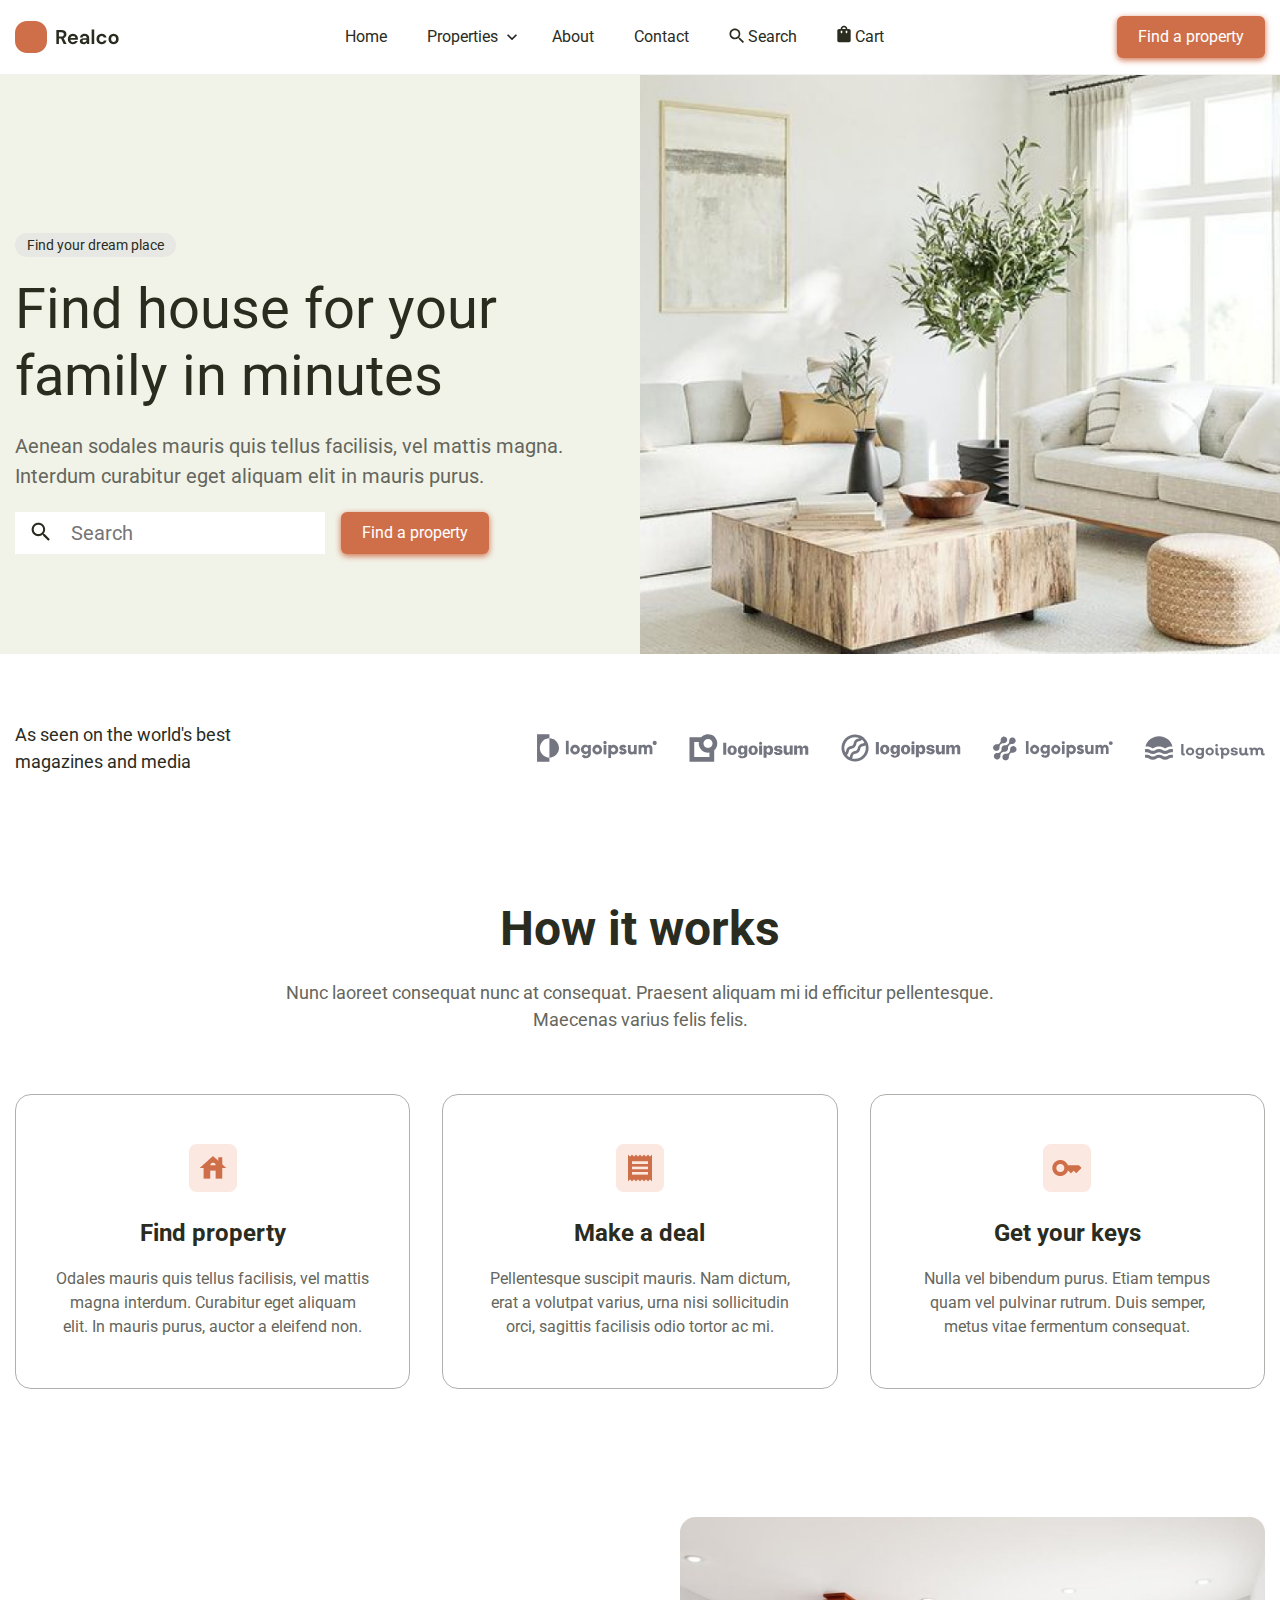
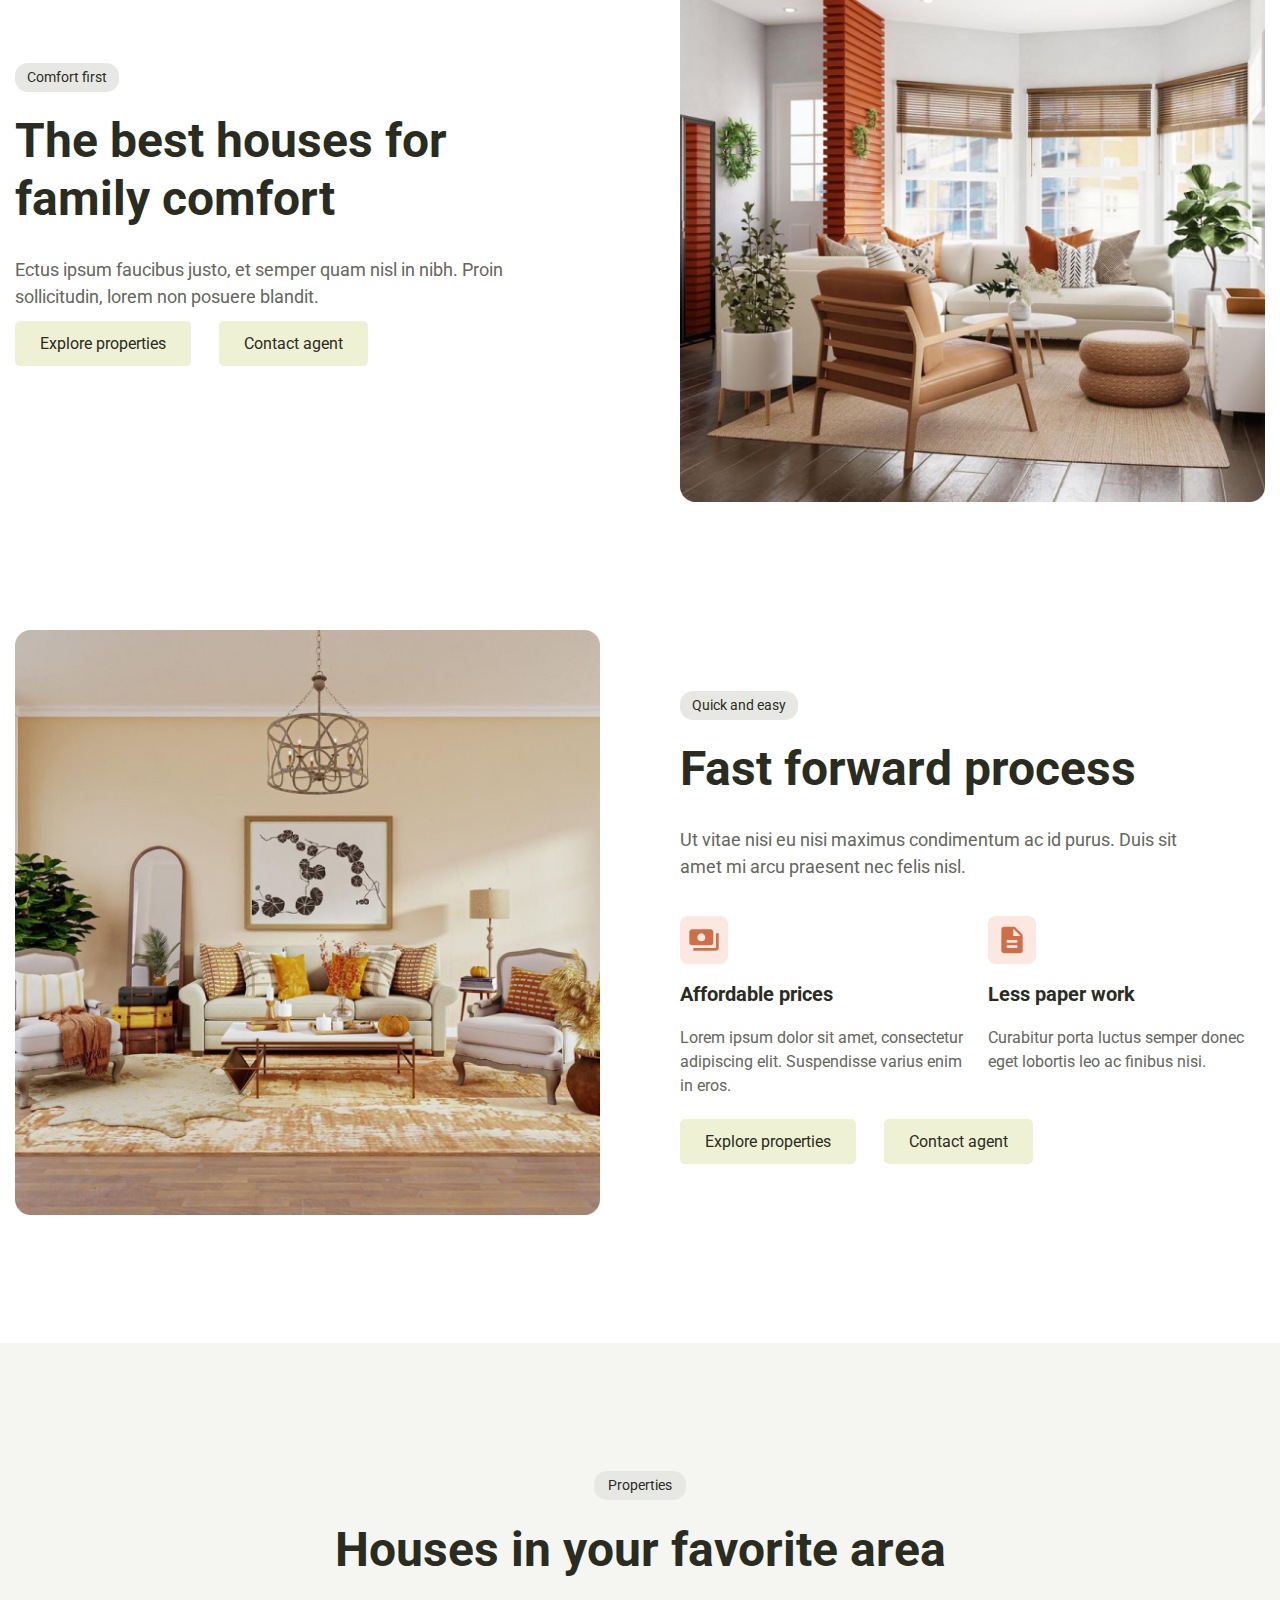
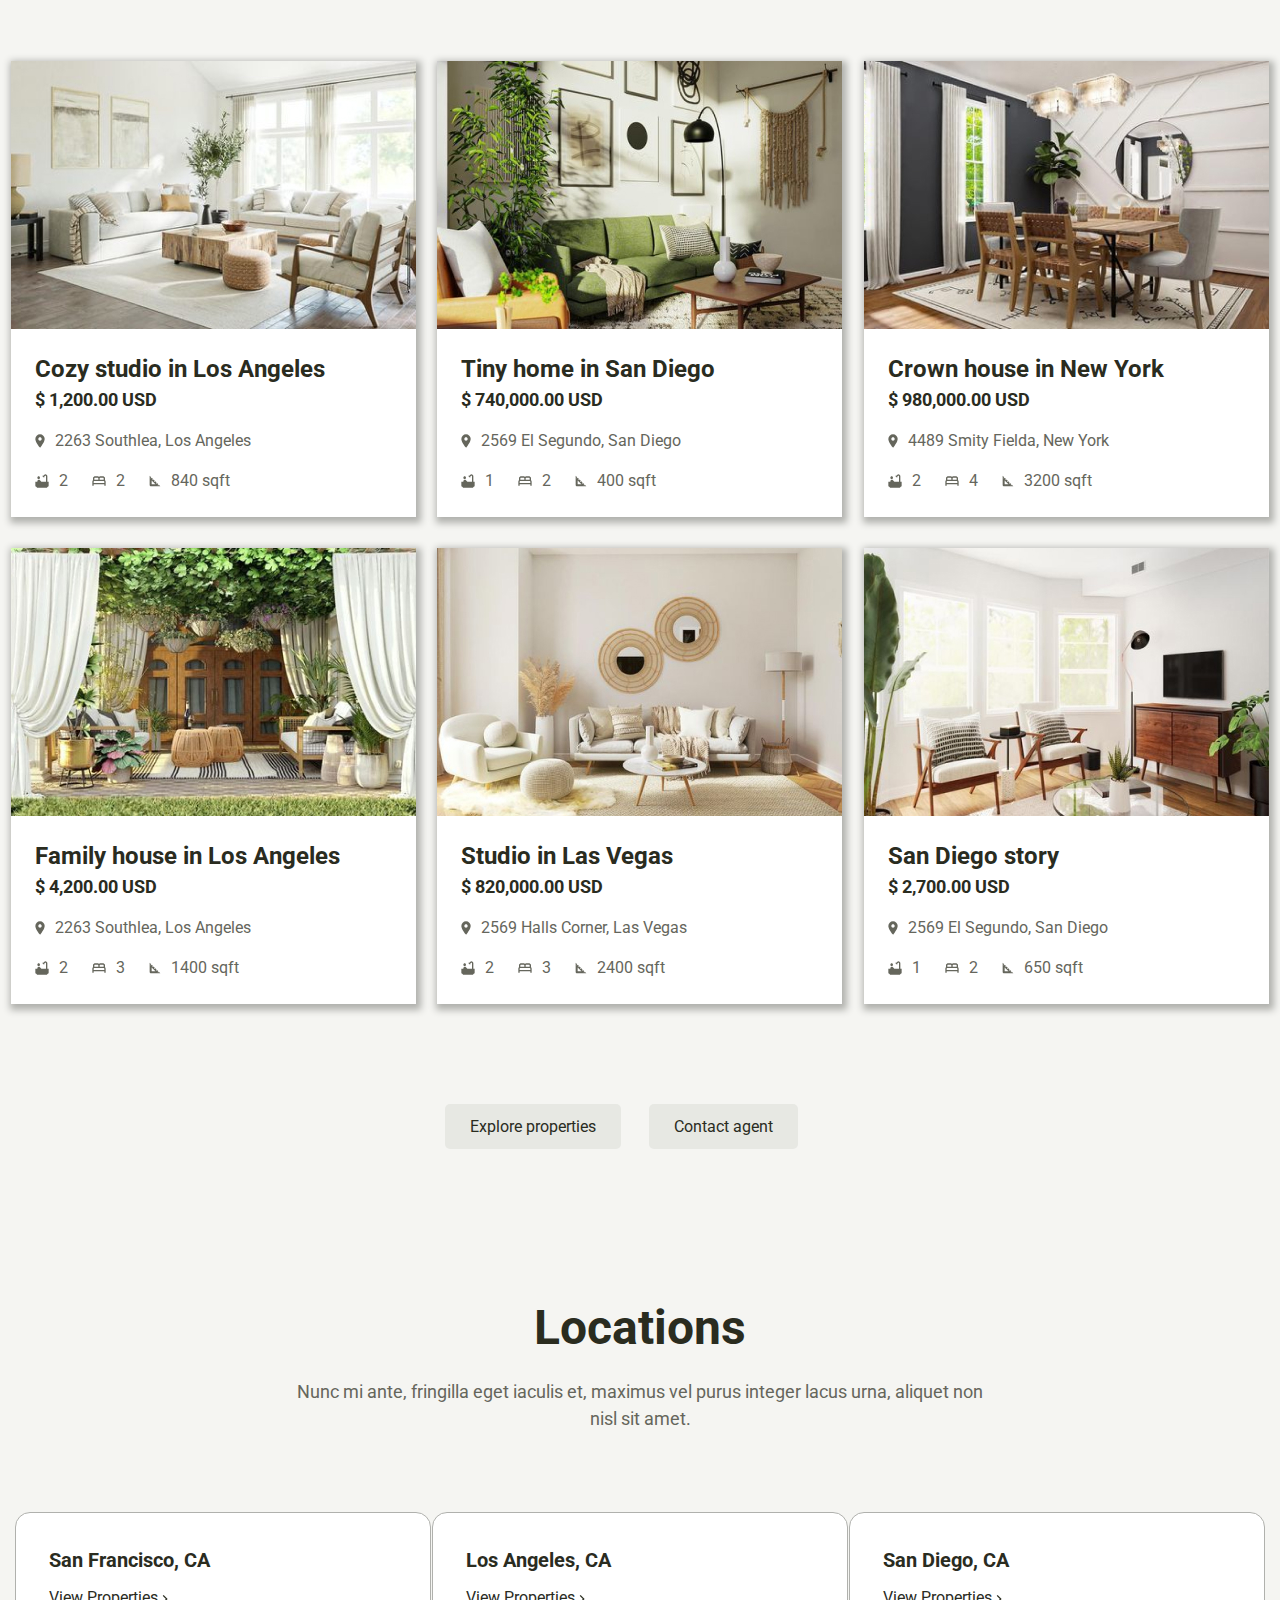
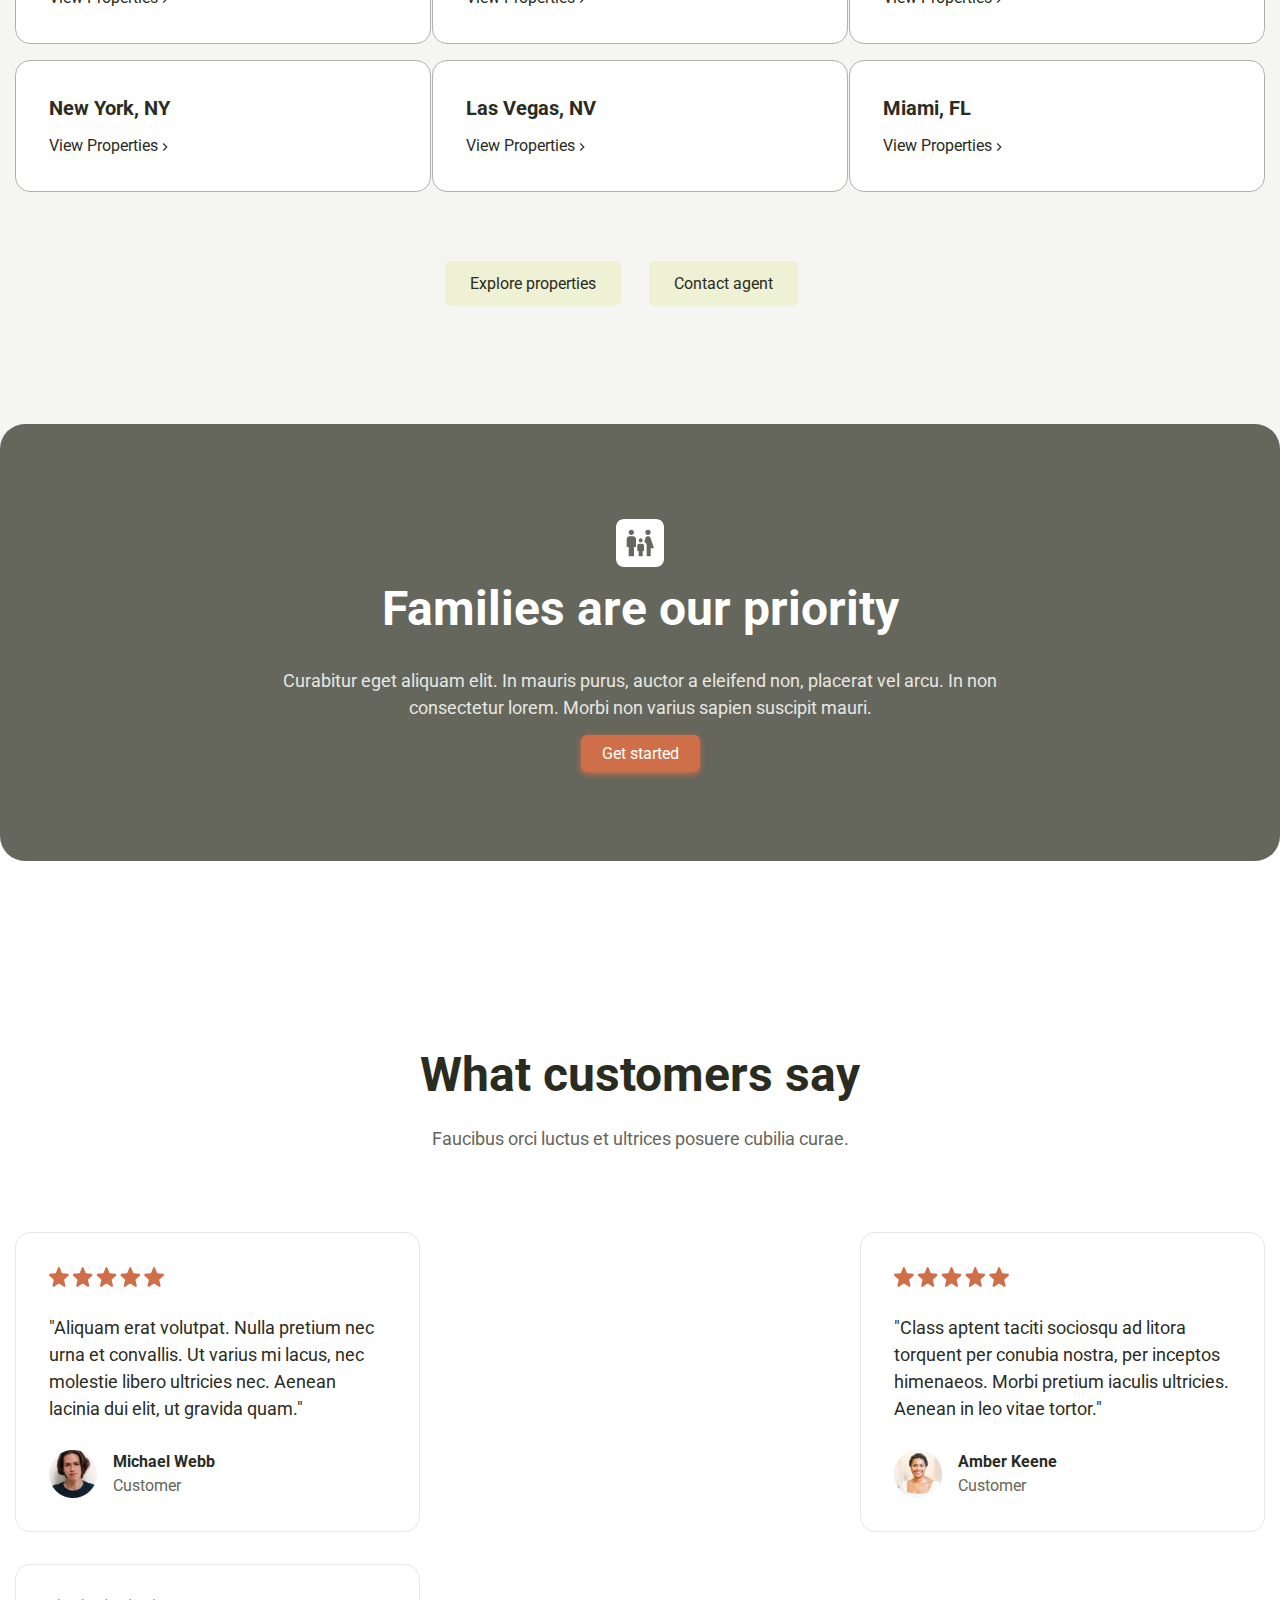
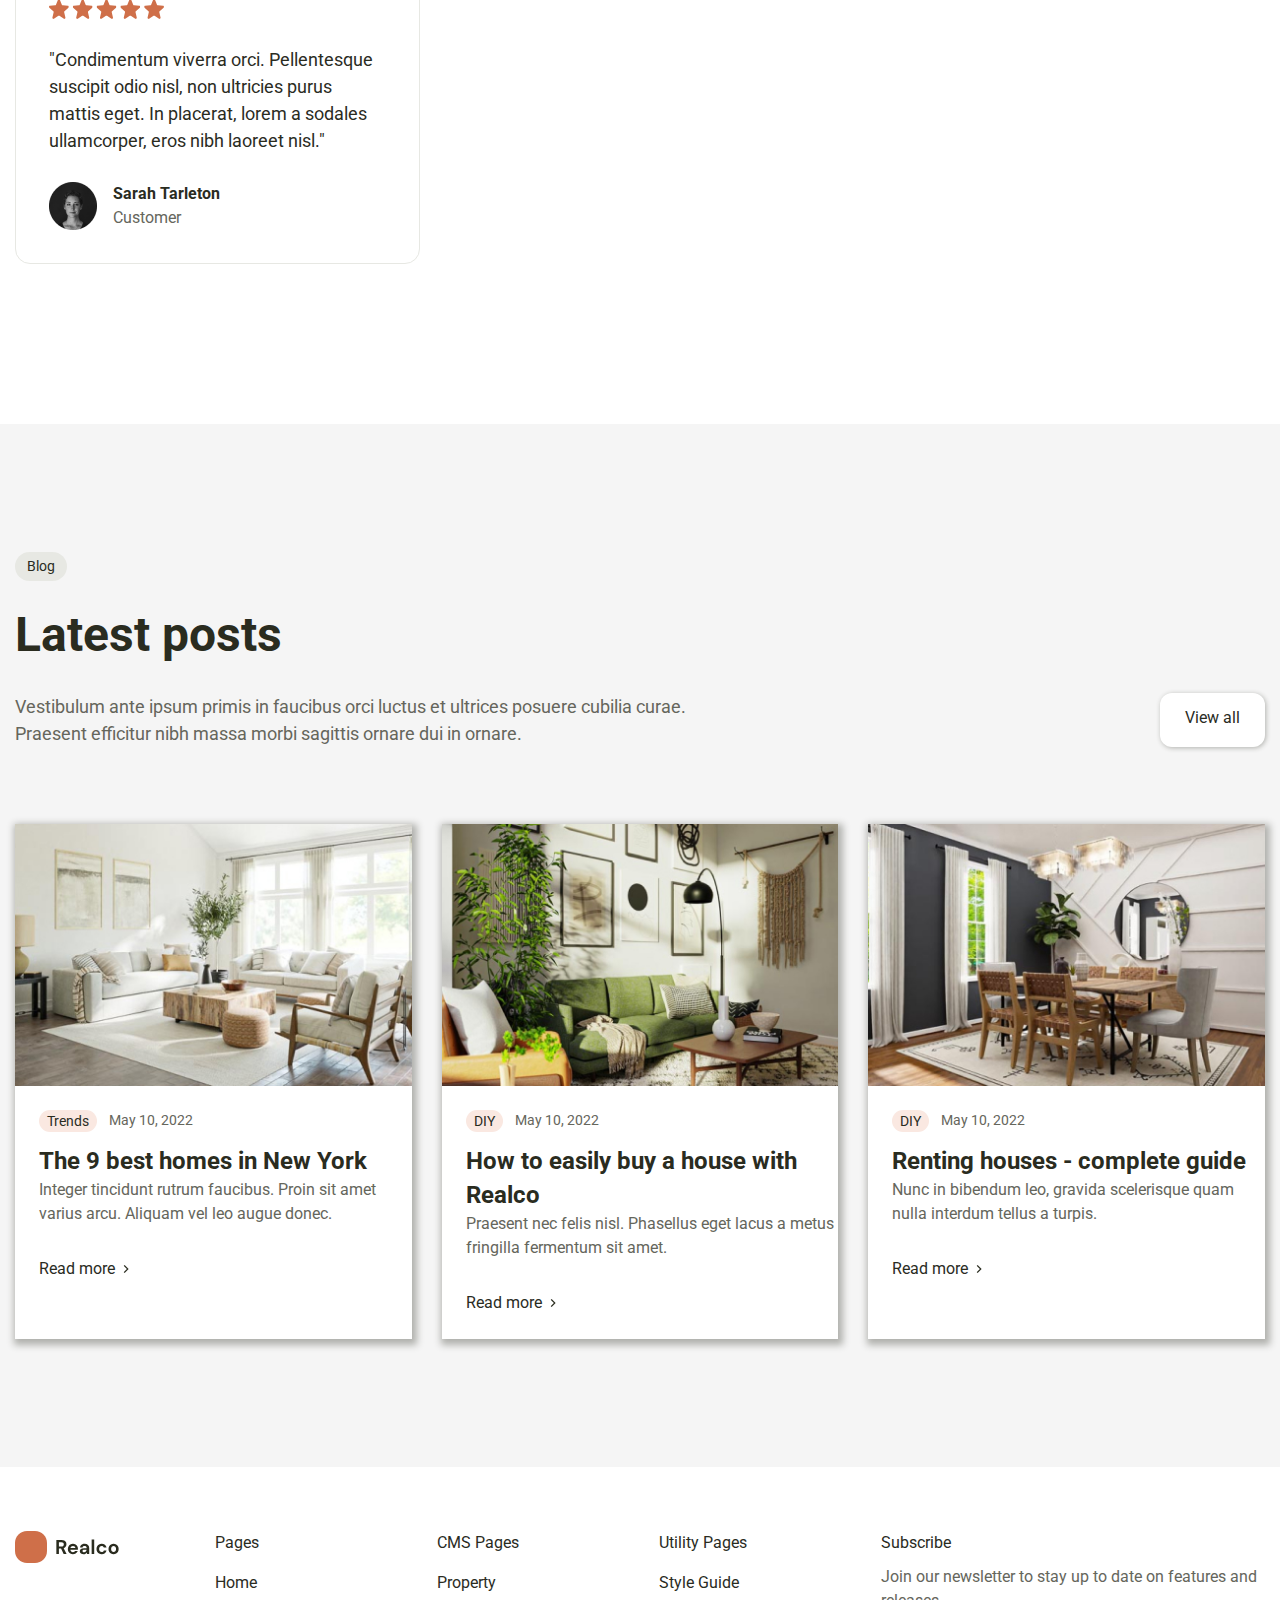
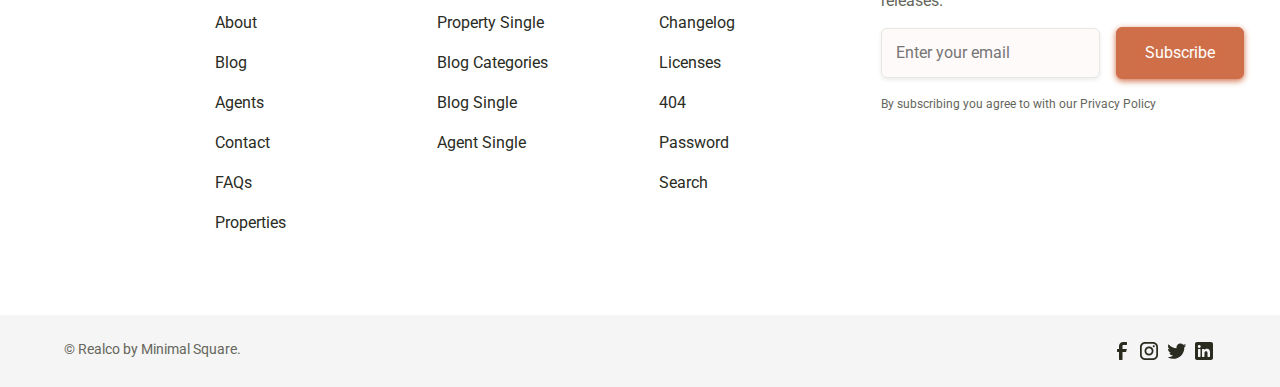
<file: Realco/Html/index.html>
<!DOCTYPE html>
<html lang="en">

<head>
   <meta charset="UTF-8">
   <meta http-equiv="X-UA-Compatible" content="IE=edge">
   <meta name="viewport" content="width=device-width, initial-scale=1.0">
   <title>Document</title>
   <link rel="stylesheet" href="..\css\style.css">
   <link href="https://fonts.googleapis.com/css?family=Roboto:400,700" rel="stylesheet" />
</head>

<body>
   <header class="header">
      <div class="header__conteiner content__conteiner">
         <div class="header__logo">
            <a href="">
               <img src="..\img\head__main\head__logo.svg" alt="logo">
            </a>
         </div>
         <nav class="head__main">
            <ul>
               <li>
                  <a href="#">Home</a>
               </li>
               <li>
                  <a href="#">Properties</a>
                  <img class="properties__popup" src="..\img\head__main\arrow.svg" alt="arrow">

               </li>
               <li>
                  <a href="#">About</a>
               </li>
               <li>
                  <a href="#">Contact</a>
               </li>
               <li>
                  <a href="#">
                     <img class="search" src="..\img\head__main\search.svg" alt="search"></a>
                  <a href="#">Search</a>
               </li>
               <li>
                  <img src="..\img\head__main\shopping_bag.svg" alt="">
                  <a href="#">Cart</a>
               </li>
            </ul>
         </nav>
         <a href="#">
            <div class="head__button">Find a property</div>
         </a>
         <div class="menu__icon">
            <span></span>
         </div>
      </div>
   </header>
   <div class="find__house">
      <div class="house__content">
         <div class="house__conteiner content__conteiner">
            <div class="house__content-body content-body">
               <div class="content-body__firsttitle">Find your dream place</div>
               <div class="content-body__title">Find house for your family in minutes</div>
               <div class="content-body__subtitle">Aenean sodales mauris quis tellus facilisis, vel mattis magna.
                  Interdum curabitur eget aliquam elit in mauris purus.</div>
               <div class="content-body__search">
                  <form action="#" method="get" enctype="multipart/form-data"></form>
                  <input placeholder="Search" class="body__search" type="text" name="Search" value="">
                  <img src="..\img\house__img\search.svg" alt="">
                  <a href="#">
                     <div class="head__button">Find a property</div>
                  </a>
               </div>
            </div>
         </div>
      </div>
      <div class="house__image">
         <img src="..\img\house__img\bigimg.jpg" alt="">
      </div>
   </div>
   <div class="how__work">
      <div class="how__work-container content__conteiner">
         <div class="how__work-logo">
            <div class="logo-left__text">As seen on the world's best magazines and media</div>
            <div class="logo-right__img">
               <div class="right__img">
                  <img src="..\img\work__img\logo01.svg" alt="">
               </div>
               <div class="right__img">
                  <img src="..\img\work__img\logo02.svg" alt="">
               </div>
               <div class="right__img">
                  <img src="..\img\work__img\logo03.svg" alt="">
               </div>
               <div class="right__img">
                  <img src="..\img\work__img\logo04.svg" alt="">
               </div>
               <div class="right__img">
                  <img src="..\img\work__img\logo05.svg" alt="">
               </div>
            </div>
         </div>
         <div class="how__work-title">How it works</div>
         <div class="how__work-subtitle">Nunc laoreet consequat nunc at consequat.
            Praesent aliquam mi id efficitur pellentesque. <br> Maecenas varius felis felis.</div>
         <div class="how__work-columns">
            <div class="work__column">
               <div class="column__icon"></div>
               <img src="..\img\work__img\icon01.png" alt="">
               <div class="column__title">Find property</div>
               <div class="column__subtitle">Odales mauris quis tellus facilisis, vel mattis magna interdum.
                  Curabitur eget aliquam elit. In mauris purus, auctor a eleifend non.</div>
            </div>
            <div class="work__column">
               <div class="column__icon"></div>
               <img src="..\img\work__img\icon02.png" alt="">
               <div class="column__title">Make a deal</div>
               <div class="column__subtitle">Pellentesque suscipit mauris. Nam dictum, erat a volutpat varius,
                  urna nisi sollicitudin orci, sagittis facilisis odio tortor ac mi.</div>
            </div>
            <div class="work__column">
               <div class="column__icon"></div>
               <img src="..\img\work__img\icon03.png" alt="">
               <div class="column__title">Get your keys</div>
               <div class="column__subtitle">Nulla vel bibendum purus. Etiam tempus quam vel pulvinar rutrum.
                  Duis semper, metus vitae fermentum consequat.</div>
            </div>
         </div>
      </div>
   </div>
   <div class="section__photo-house">
      <div class="photo-house__conteiner content__conteiner">
         <div class="house__items items-text__photo">
            <div class="item__text">
               <div class="item__text-minititle">Comfort first</div>
               <div class="item__text-title">The best houses for family comfort</div>
               <div class="item__text-subtitle">Ectus ipsum faucibus justo, et semper quam nisl in nibh.
                  Proin sollicitudin, lorem non posuere blandit.</div>
               <div class="item__text-buttons">
                  <a class="button__explore" href="">Explore properties</a>
                  <a class="button__contact" href="">Contact agent</a>
               </div>
            </div>
            <div class="item__photo">
               <img src="..\img\howwork__img\01.jpg" alt="">
            </div>
         </div>
         <div class="house__items items-text__photo house__items-reverse">
            <div class="item__text item__text-reverse">
               <div class="item__text-minititle">Quick and easy</div>
               <div class="item__text-title">Fast forward process</div>
               <div class="item__text-subtitle">Ut vitae nisi eu nisi maximus condimentum ac id purus.
                  Duis sit amet mi arcu praesent nec felis nisl.</div>
               <div class="section-house__column">
                  <div class="house__column">
                     <div class="house-column__icon">
                        <img src="..\img\howwork__img\icon01.svg" alt="">
                     </div>
                     <div class="house-column__title">Affordable prices</div>
                     <div class="house-column__subtitle">Lorem ipsum dolor sit amet, consectetur adipiscing elit.
                        Suspendisse varius enim in eros.</div>
                  </div>
                  <div class="house__column">
                     <div class="house-column__icon">
                        <img src="..\img\howwork__img\icon02.svg" alt="">
                     </div>
                     <div class="house-column__title">Less paper work</div>
                     <div class="house-column__subtitle">Curabitur porta luctus semper donec eget lobortis leo ac
                        finibus nisi.</div>
                  </div>
               </div>
               <div class="item__text-buttons">
                  <a class="button__explore" href="">Explore properties</a>
                  <a class="button__contact" href="">Contact agent</a>
               </div>
            </div>
            <div class="item__photo item__photo-reverse">
               <img src="..\img\howwork__img\02.jpg" alt="">
            </div>
         </div>
      </div>
   </div>
   <div class="section__cards">
      <div class="section__cards-conteiner content__conteiner">
         <div class="section__cards-subtitle">Properties</div>
         <div class="section__cards-title">Houses in your favorite area</div>
         <div class="section__cards-complect complect__cards">
            <div class="card">
               <div class="card__img">
                  <img src="..\img\card__img\01.jpg" alt="">
               </div>
               <div class="card__inform">
                  <div class="inform__city">Cozy studio in Los Angeles</div>
                  <div class="inform__sale">$ 1,200.00 USD</div>
                  <div class="inform__geo">
                     <img src="..\img\card__img\icon__geo.svg" alt="">
                     <div class="geo__adress">2263 Southlea, Los Angeles</div>
                  </div>
                  <div class="inform__apartment">
                     <img src="..\img\card__img\icon__shower.svg" alt="">
                     <div class="apartment__shower">2</div>
                     <img src="..\img\card__img\icon__bed.svg" alt="">
                     <div class="apartment__bed">2</div>
                     <img src="..\img\card__img\icon__square.svg" alt="">
                     <div class="apartment__square">840 sqft</div>
                  </div>
               </div>
            </div>
            <div class="card">
               <div class="card__img">
                  <img src="..\img\card__img\02.jpg" alt="">
               </div>
               <div class="card__inform">
                  <div class="inform__city">Tiny home in San Diego</div>
                  <div class="inform__sale">$ 740,000.00 USD</div>
                  <div class="inform__geo">
                     <img src="..\img\card__img\icon__geo.svg" alt="">
                     <div class="geo__adress">2569 El Segundo, San Diego</div>
                  </div>
                  <div class="inform__apartment">
                     <img src="..\img\card__img\icon__shower.svg" alt="">
                     <div class="apartment__shower">1</div>
                     <img src="..\img\card__img\icon__bed.svg" alt="">
                     <div class="apartment__bed">2</div>
                     <img src="..\img\card__img\icon__square.svg" alt="">
                     <div class="apartment__square">400 sqft</div>
                  </div>
               </div>
            </div>
            <div class="card">
               <div class="card__img">
                  <img src="..\img\card__img\03.jpg" alt="">
               </div>
               <div class="card__inform">
                  <div class="inform__city">Crown house in New York</div>
                  <div class="inform__sale">$ 980,000.00 USD</div>
                  <div class="inform__geo">
                     <img src="..\img\card__img\icon__geo.svg" alt="">
                     <div class="geo__adress">4489 Smity Fielda, New York</div>
                  </div>
                  <div class="inform__apartment">
                     <img src="..\img\card__img\icon__shower.svg" alt="">
                     <div class="apartment__shower">2</div>
                     <img src="..\img\card__img\icon__bed.svg" alt="">
                     <div class="apartment__bed">4</div>
                     <img src="..\img\card__img\icon__square.svg" alt="">
                     <div class="apartment__square">3200 sqft</div>
                  </div>
               </div>
            </div>
            <div class="card">
               <div class="card__img">
                  <img src="..\img\card__img\04.jpg" alt="">
               </div>
               <div class="card__inform">
                  <div class="inform__city">Family house in Los Angeles</div>
                  <div class="inform__sale">$ 4,200.00 USD</div>
                  <div class="inform__geo">
                     <img src="..\img\card__img\icon__geo.svg" alt="">
                     <div class="geo__adress">2263 Southlea, Los Angeles</div>
                  </div>
                  <div class="inform__apartment">
                     <img src="..\img\card__img\icon__shower.svg" alt="">
                     <div class="apartment__shower">2</div>
                     <img src="..\img\card__img\icon__bed.svg" alt="">
                     <div class="apartment__bed">3</div>
                     <img src="..\img\card__img\icon__square.svg" alt="">
                     <div class="apartment__square">1400 sqft</div>
                  </div>
               </div>
            </div>
            <div class="card">
               <div class="card__img">
                  <img src="..\img\card__img\05.jpg" alt="">
               </div>
               <div class="card__inform">
                  <div class="inform__city">Studio in Las Vegas</div>
                  <div class="inform__sale">$ 820,000.00 USD</div>
                  <div class="inform__geo">
                     <img src="..\img\card__img\icon__geo.svg" alt="">
                     <div class="geo__adress">2569 Halls Corner, Las Vegas</div>
                  </div>
                  <div class="inform__apartment">
                     <img src="..\img\card__img\icon__shower.svg" alt="">
                     <div class="apartment__shower">2</div>
                     <img src="..\img\card__img\icon__bed.svg" alt="">
                     <div class="apartment__bed">3</div>
                     <img src="..\img\card__img\icon__square.svg" alt="">
                     <div class="apartment__square">2400 sqft</div>
                  </div>
               </div>
            </div>
            <div class="card">
               <div class="card__img">
                  <img src="..\img\card__img\06.jpg" alt="">
               </div>
               <div class="card__inform">
                  <div class="inform__city">San Diego story</div>
                  <div class="inform__sale">$ 2,700.00 USD</div>
                  <div class="inform__geo">
                     <img src="..\img\card__img\icon__geo.svg" alt="">
                     <div class="geo__adress">2569 El Segundo, San Diego</div>
                  </div>
                  <div class="inform__apartment">
                     <img src="..\img\card__img\icon__shower.svg" alt="">
                     <div class="apartment__shower">1</div>
                     <img src="..\img\card__img\icon__bed.svg" alt="">
                     <div class="apartment__bed">2</div>
                     <img src="..\img\card__img\icon__square.svg" alt="">
                     <div class="apartment__square">650 sqft</div>
                  </div>
               </div>
            </div>
         </div>
         <div class="photo-house__buttons item__text-buttons">
            <a class="button__explore" href="">Explore properties</a>
            <a class="button__contact" href="">Contact agent</a>
         </div>
      </div>
   </div>
   <div class="section__location">
      <div class="section__location-conteiner content__conteiner">
         <div class="section__location-title how__work-title">Locations</div>
         <div class="section__location-subtitle how__work-subtitle">Nunc mi ante, fringilla eget iaculis et, maximus vel
            purus integer lacus urna,
            aliquet non nisl sit amet.</div>
         <div class="section__location-citys citys__location">
            <div class="location__city">
               <div class="location__city-name">San Francisco, CA</div>
               <div class="location__city-src">
                  <div class="city-src__view">View Properties</div>
                  <div class="city-src__arrow">
                     <img src="..\img\locations__img\arrow.png" alt="">
                  </div>
               </div>
            </div>
            <div class="location__city">
               <div class="location__city-name">Los Angeles, CA</div>
               <div class="location__city-src">
                  <div class="city-src__view">View Properties</div>
                  <div class="city-src__arrow">
                     <img src="..\img\locations__img\arrow.png" alt="">
                  </div>
               </div>
            </div>
            <div class="location__city">
               <div class="location__city-name">San Diego, CA</div>
               <div class="location__city-src">
                  <div class="city-src__view">View Properties</div>
                  <div class="city-src__arrow">
                     <img src="..\img\locations__img\arrow.png" alt="">
                  </div>
               </div>
            </div>
            <div class="location__city">
               <div class="location__city-name">New York, NY</div>
               <div class="location__city-src">
                  <div class="city-src__view">View Properties</div>
                  <div class="city-src__arrow">
                     <img src="..\img\locations__img\arrow.png" alt="">
                  </div>
               </div>
            </div>
            <div class="location__city">
               <div class="location__city-name">Las Vegas, NV</div>
               <div class="location__city-src">
                  <div class="city-src__view">View Properties</div>
                  <div class="city-src__arrow">
                     <img src="..\img\locations__img\arrow.png" alt="">
                  </div>
               </div>
            </div>
            <div class="location__city">
               <div class="location__city-name">Miami, FL</div>
               <div class="location__city-src">
                  <div class="city-src__view">View Properties</div>
                  <div class="city-src__arrow">
                     <img src="..\img\locations__img\arrow.png" alt="">
                  </div>
               </div>
            </div>
         </div>
         <div class="section__location-buttons item__text-buttons">
            <a class="button__explore" href="">Explore properties</a>
            <a class="button__contact" href="">Contact agent</a>
         </div>
      </div>
   </div>
   <div class="section__customers">
      <div class="section__customers-conteiner content__conteiner">
         <div class="block__family">
            <div class="family__img">
               <img src="..\img\customers__img\family.svg" alt="">
            </div>
            <div class="family__title">Families are our priority</div>
            <div class="family__subtitle">Curabitur eget aliquam elit. In mauris purus, auctor a eleifend non, placerat
               vel arcu.
               In non consectetur lorem. Morbi non varius sapien suscipit mauri.</div>
            <a class="family__button head__button" href="">Get started</a>
         </div>

      </div>
   </div>
   <div class="block__customers">
      <div class="block__customers-title how__work-title">What customers say</div>
      <div class="block__customers-subtitle how__work-subtitle">Faucibus orci luctus et ultrices posuere cubilia curae.
      </div>
   </div>
   <div class="reviews__people">
      <div class="reviews__people-conteiner content__conteiner">
         <div class="reviews__people-columns ">
            <div class="people__column">
               <div class="column__rate">
                  <img src="..\img\customers__img\stars.svg" alt="">
               </div>
               <div class="column__rate-text">"Aliquam erat volutpat. Nulla pretium nec urna et convallis. Ut varius mi
                  lacus, nec molestie libero ultricies nec.
                  Aenean lacinia dui elit, ut gravida quam."</div>
               <div class="column__people">
                  <div class="people__img">
                     <img src="..\img\customers__img\man1.png" alt="">
                  </div>
                  <div class="people__characters">
                     <div class="people__name">Michael Webb</div>
                     <div class="people__rang">Customer</div>
                  </div>
               </div>
            </div>
            <div class="people__column">
               <div class="column__rate">
                  <img src="..\img\customers__img\stars.svg" alt="">
               </div>
               <div class="column__rate-text">"Class aptent taciti sociosqu ad litora torquent per conubia nostra, per
                  inceptos himenaeos.
                  Morbi pretium iaculis ultricies. Aenean in leo vitae tortor."</div>
               <div class="column__people">
                  <div class="people__img">
                     <img src="..\img\customers__img\man2.png" alt="">
                  </div>
                  <div class="people__characters">
                     <div class="people__name">Amber Keene</div>
                     <div class="people__rang">Customer</div>
                  </div>
               </div>
            </div>
            <div class="people__column">
               <div class="column__rate">
                  <img src="..\img\customers__img\stars.svg" alt="">
               </div>
               <div class="column__rate-text">"Condimentum viverra orci. Pellentesque suscipit odio nisl, non ultricies
                  purus mattis eget.
                  In placerat, lorem a sodales ullamcorper, eros nibh laoreet nisl."</div>
               <div class="column__people">
                  <div class="people__img">
                     <img src="..\img\customers__img\man3.png" alt="">
                  </div>
                  <div class="people__characters">
                     <div class="people__name">Sarah Tarleton</div>
                     <div class="people__rang">Customer</div>
                  </div>
               </div>
            </div>
         </div>
      </div>
   </div>
   <div class="latest__post">
      <div class="latest__post-conteiner content__conteiner">
         <div class="latest__post-minititle">Blog</div>
         <div class="latest__post-title">Latest posts</div>
         <div class="latest__post-view">
            <div class="post-view__text">Vestibulum ante ipsum primis in faucibus orci luctus et ultrices posuere
               cubilia curae.
               Praesent efficitur nibh massa morbi sagittis ornare dui in ornare.</div>
            <a class="post-view__button" href="">View all</a>
         </div>
         <div class="latest__post-columns columns-post">
            <div class="column-post">
               <div class="columns-post__img">
                  <img src="..\img\latest__img\01.jpg" alt="">
               </div>
               <div class="columns-post__trends">
                  <div class="post-trend__text">Trends</div>
                  <div class="post-trend__date">May 10, 2022</div>
               </div>
               <div class="columns-post__title">The 9 best homes in New York</div>
               <div class="columns-post__subtitle">Integer tincidunt rutrum faucibus. Proin sit amet varius arcu.
                  Aliquam vel leo augue donec.</div>
               <div class="columns-post__readmore">
                  <a class="columns-post__read" href="">Read more</a>
                  <img class="columns-post__read-img" src="..\img\locations__img\arrow.png" alt="">
               </div>
            </div>
            <div class="column-post">
               <div class="columns-post__img">
                  <img src="..\img\latest__img\02.jpg" alt="">
               </div>
               <div class="columns-post__trends">
                  <div class="post-trend__text">DIY</div>
                  <div class="post-trend__date">May 10, 2022</div>
               </div>
               <div class="columns-post__title">How to easily buy a house with Realco</div>
               <div class="columns-post__subtitle">Praesent nec felis nisl. Phasellus eget lacus a metus fringilla
                  fermentum sit amet.</div>
               <div class="columns-post__readmore">
                  <a class="columns-post__read" href="">Read more</a>
                  <img class="columns-post__read-img" src="..\img\locations__img\arrow.png" alt="">
               </div>
            </div>
            <div class="column-post">
               <div class="columns-post__img">
                  <img src="..\img\latest__img\03.jpg" alt="">
               </div>
               <div class="columns-post__trends">
                  <div class="post-trend__text">DIY</div>
                  <div class="post-trend__date">May 10, 2022</div>
               </div>
               <div class="columns-post__title">Renting houses - complete guide</div>
               <div class="columns-post__subtitle">Nunc in bibendum leo, gravida scelerisque quam nulla interdum tellus
                  a turpis.</div>
               <div class="columns-post__readmore">
                  <a class="columns-post__read" href="">Read more</a>
                  <img class="columns-post__read-img" src="..\img\locations__img\arrow.png" alt="">
               </div>
            </div>
         </div>
      </div>
   </div>
   <div class="footer">
      <div class="footer__conteiner content__conteiner">
         <div class="footer__columns">
            <div class="footer__logo">
               <img src="..\img\head__main\head__logo.svg" alt="">
            </div>
            <div class="footer__column">
               <ul>
                  <li>
                     <a href="">Pages</a>
                  </li>
                  <li>
                     <a href="">Home</a>
                  </li>
                  <li>
                     <a href="">About</a>
                  </li>
                  <li>
                     <a href="">Blog</a>
                  </li>
                  <li>
                     <a href="">Agents</a>
                  </li>
                  <li>
                     <a href="">Contact</a>
                  </li>
                  <li>
                     <a href="">FAQs</a>
                  </li>
                  <li>
                     <a href="">Properties</a>
                  </li>
               </ul>
            </div>
            <div class="footer__column">
               <ul>
                  <li>
                     <a href="">CMS Pages</a>
                  </li>
                  <li>
                     <a href="">Property</a>
                  </li>
                  <li>
                     <a href="">Property Single</a>
                  </li>
                  <li>
                     <a href="">Blog Categories</a>
                  </li>
                  <li>
                     <a href="">Blog Single</a>
                  </li>
                  <li>
                     <a href="">Agent Single</a>
                  </li>

               </ul>
            </div>
            <div class="footer__column">
               <ul>
                  <li>
                     <a href="">Utility Pages</a>
                  </li>
                  <li>
                     <a href="">Style Guide</a>
                  </li>
                  <li>
                     <a href="">Changelog</a>
                  </li>
                  <li>
                     <a href="">Licenses</a>
                  </li>
                  <li>
                     <a href="">404</a>
                  </li>
                  <li>
                     <a href="">Password</a>
                  </li>
                  <li>
                     <a href="">Search</a>
                  </li>
               </ul>
            </div>
            <div class="footer__column-subscribe column-subscribe">
               <a class="column-subscribe__src" href="">Subscribe</a>
               <div class="column-subscribe__subtitle">Join our newsletter to stay up to date on features and releases.
               </div>
               <div class="column-subscribe__input">
                  <input class="subscribe__input" placeholder="Enter your email" type="text">
                  <div class="column-subscribe__button">
                     <a href="">Subscribe</a>
                  </div>
               </div>
               <div class="column-subscribe__privacy">
                  <a href="">By subscribing you agree to with our</a>
                  <a href="">Privacy Policy</a>
               </div>
            </div>
         </div>
      </div>
   </div>
   <div class="mini__footer">
      <div class="mini__footer-conteiner content__conteiner">
         <div class="mini__footer-sertificate">© Realco by
            Minimal Square.</div>
         <div class="mini__footer-social">
            <a href=""><img src="..\img\minifooter__img\facebook.svg" alt=""></a>
            <a href=""><img src="..\img\minifooter__img\insta.svg" alt=""></a>
            <a href=""><img src="..\img\minifooter__img\twitter.svg" alt=""></a>
            <a href=""><img src="..\img\minifooter__img\in.svg" alt=""></a>
         </div>
      </div>
   </div>
   <script type="text/javascript" src="script.js"></script>
</body>

</html>
</file>
